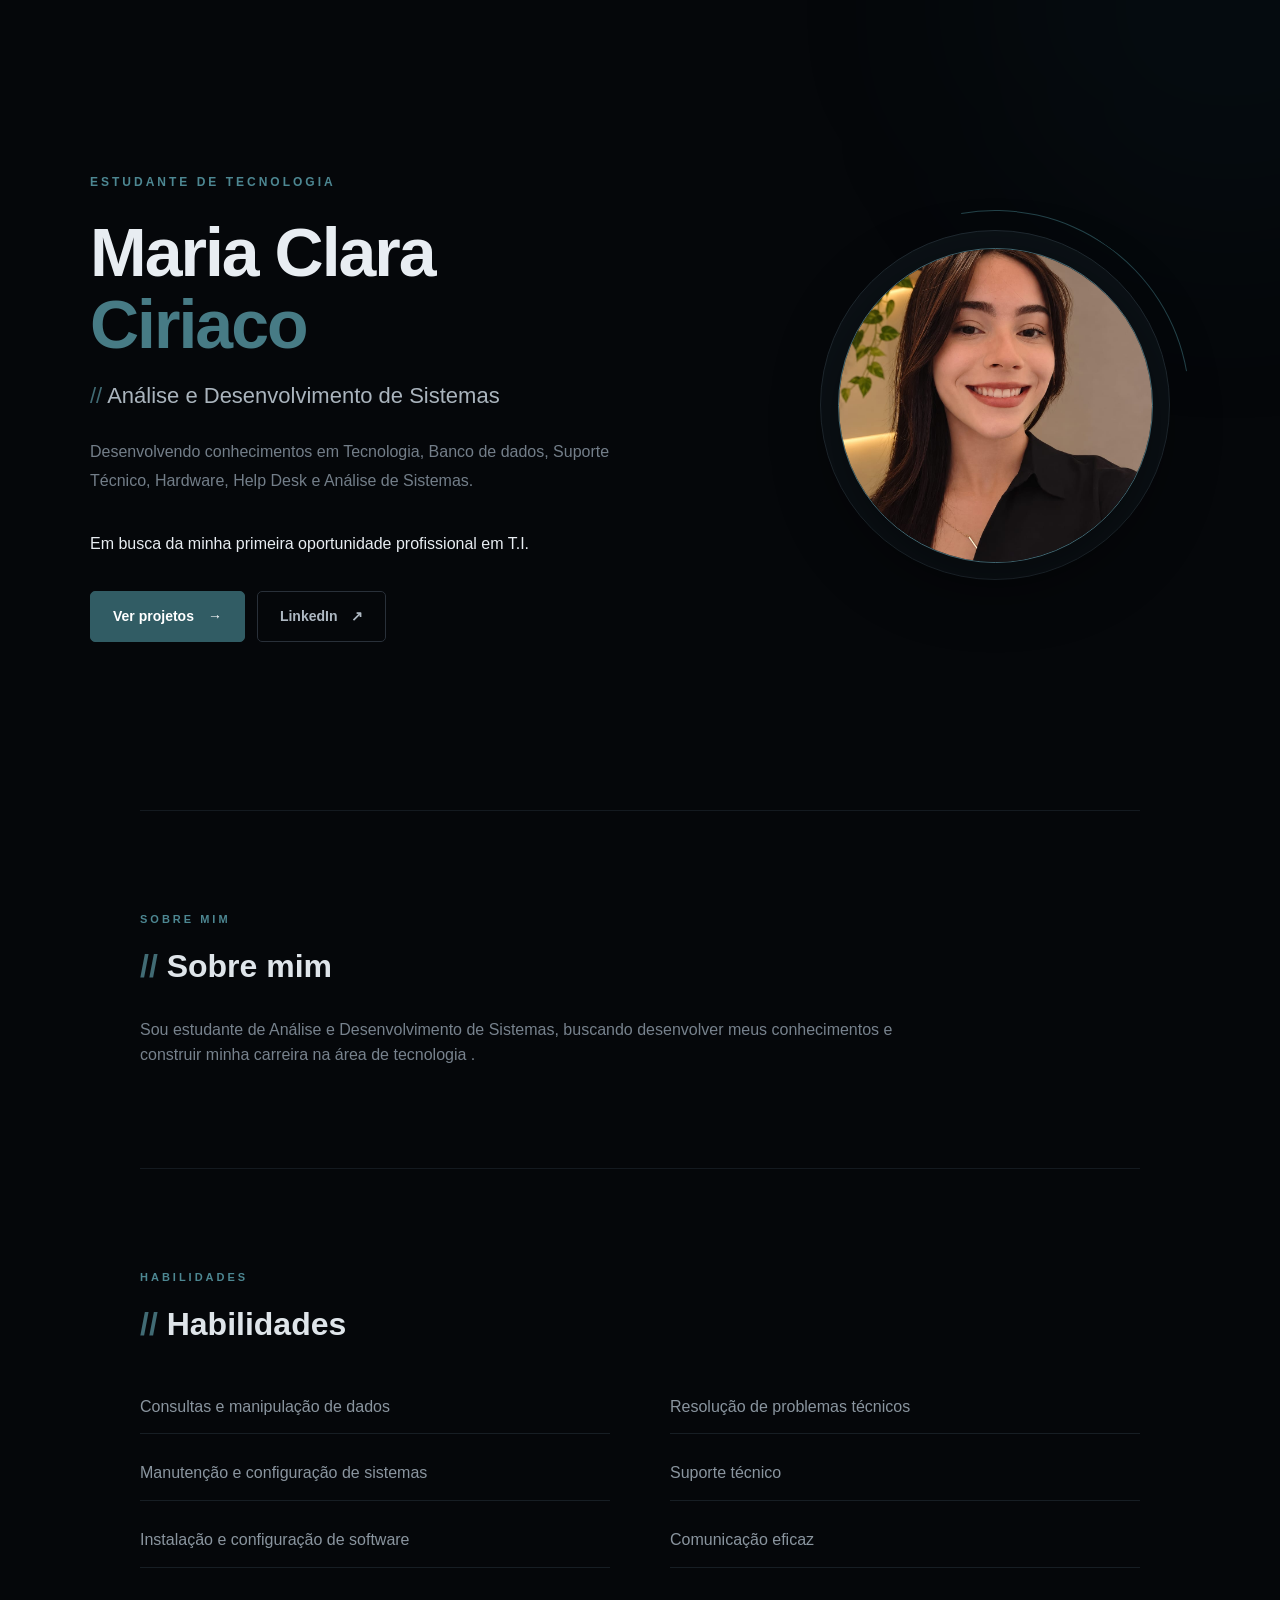
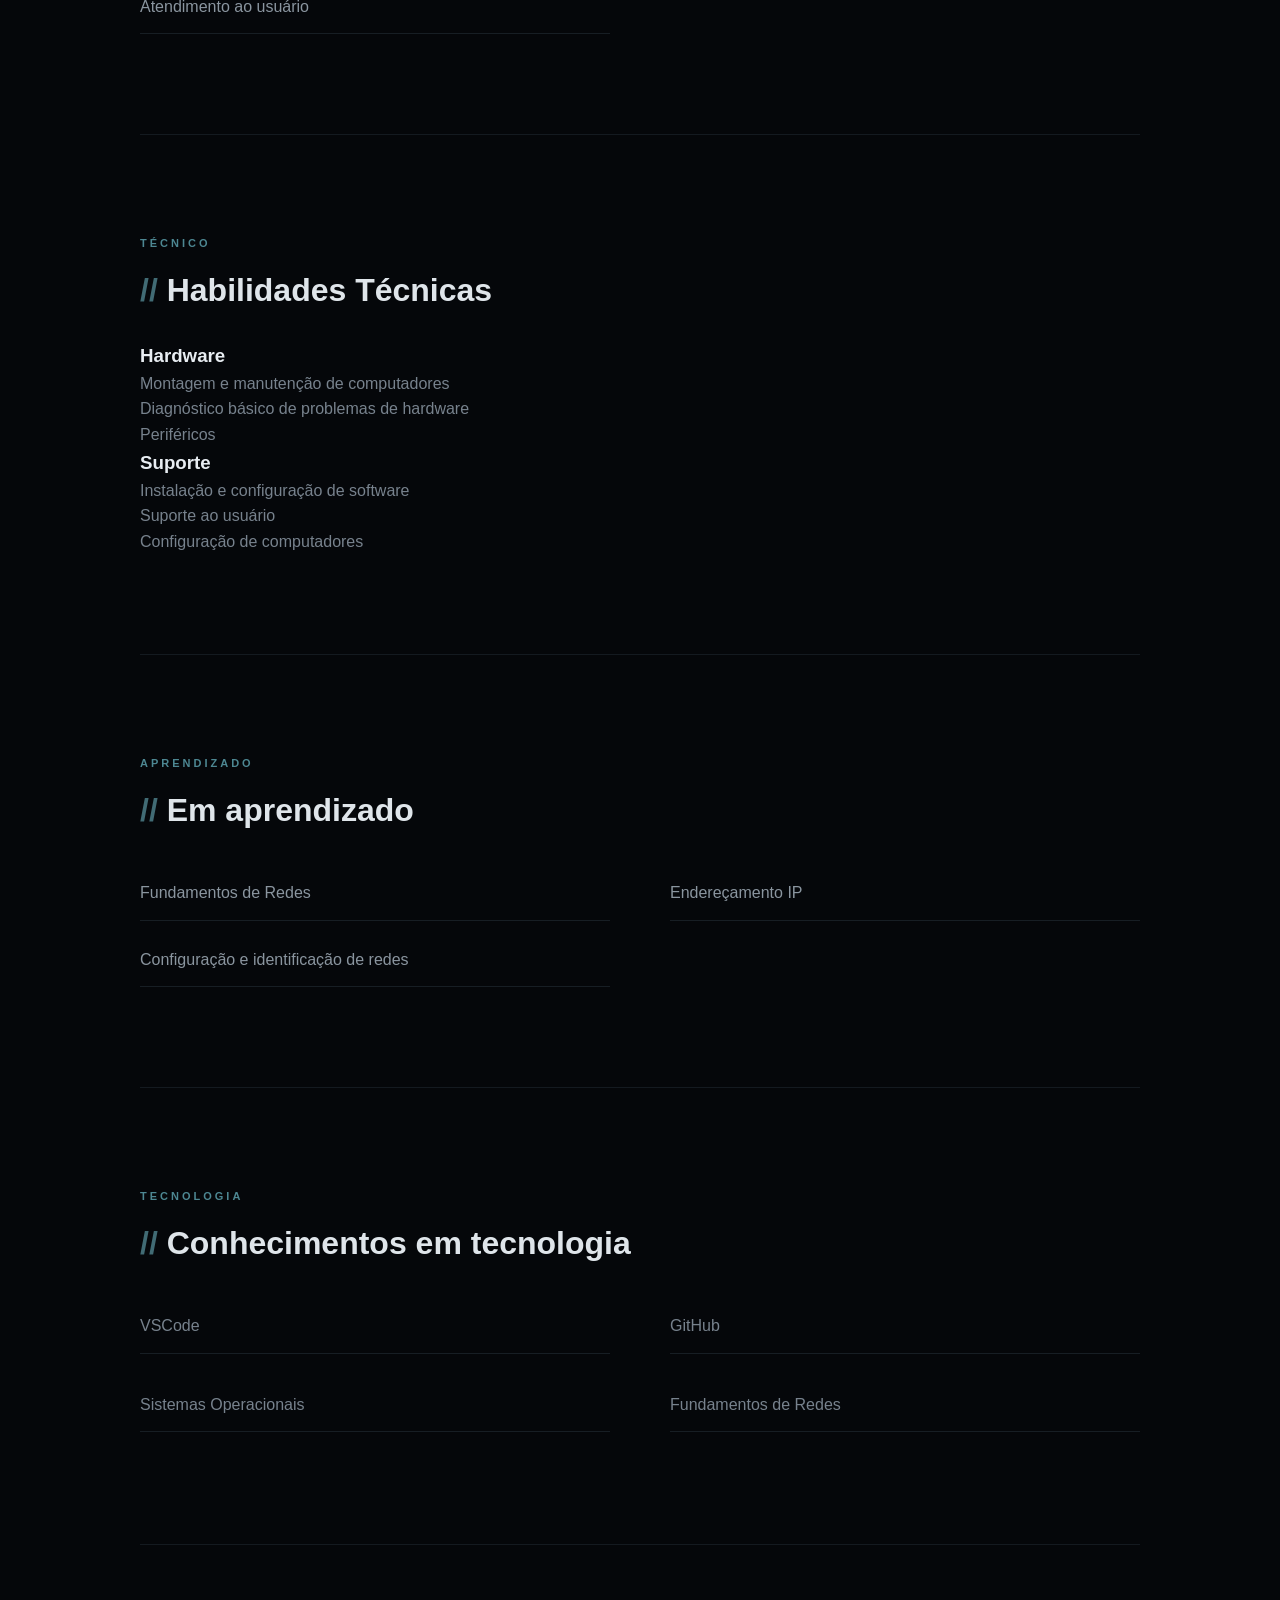
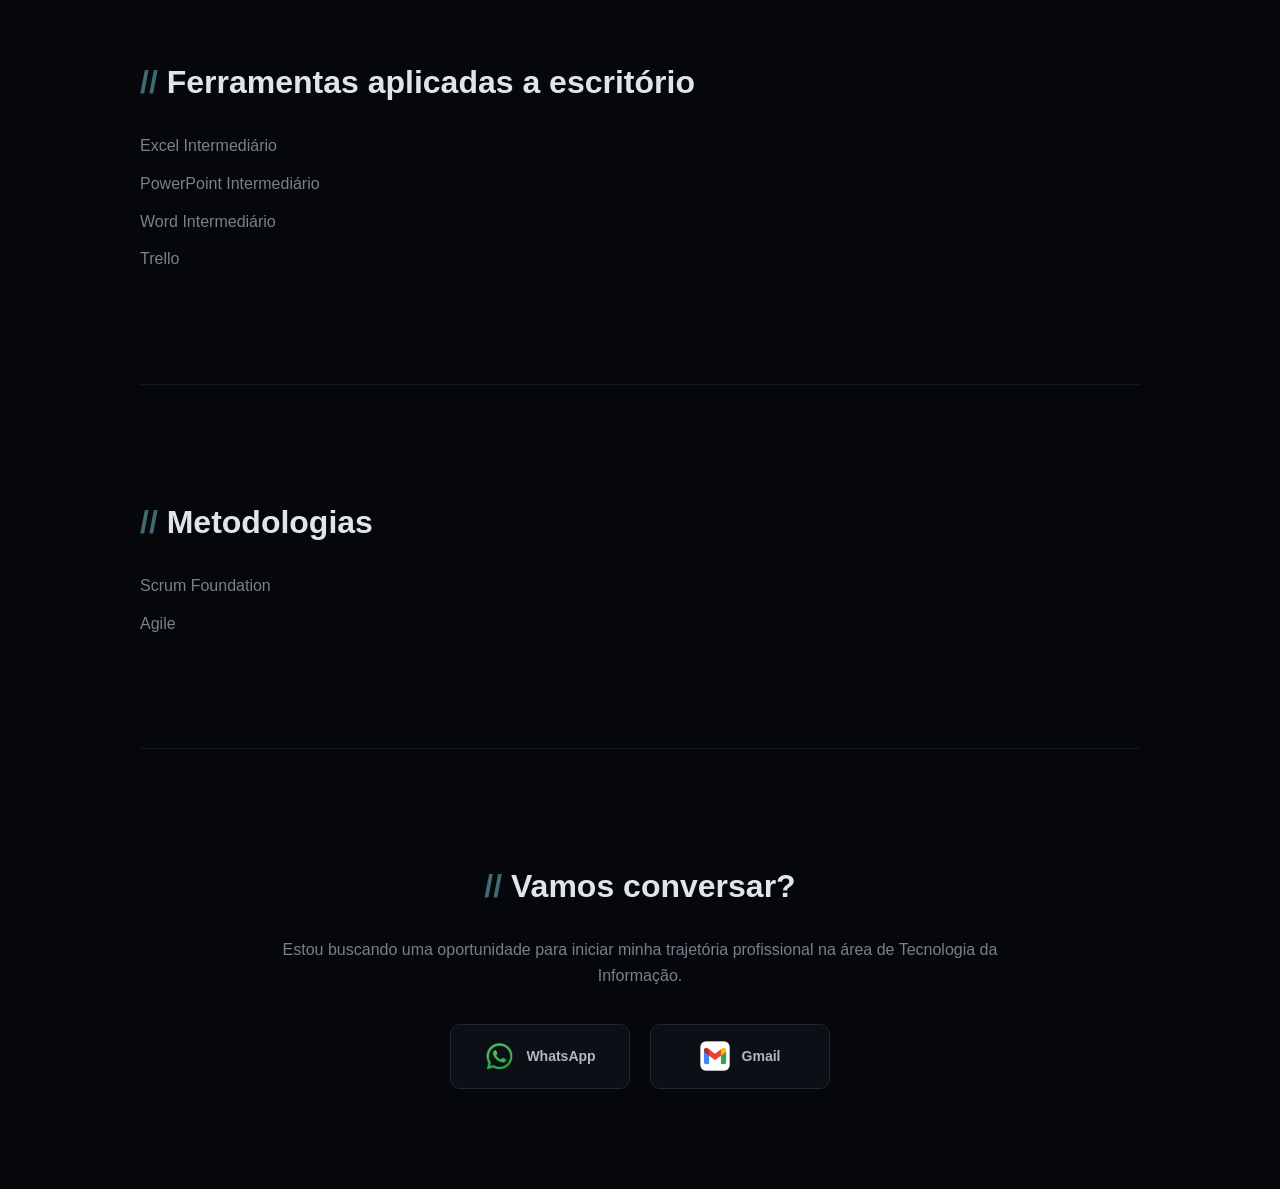
<file: indexsuporte.html>
<!DOCTYPE html>
<html lang="pt-BR">
<head>
  <meta charset="UTF-8">
  <meta name="viewport" content="width=device-width, initial-scale=1.0">
  <title>Portifólio Maria</title>
  <link rel="stylesheet" href="./style.css">
</head>
<body>

  <section class="hero">

    <div class="hero-text">

        <span class="hero-tag">ESTUDANTE DE TECNOLOGIA</span>

        <h1>
            Maria Clara
            <span>Ciriaco</span>
        </h1>

        <h2>
            Análise e Desenvolvimento de Sistemas
        </h2>

        <p>
            Desenvolvendo conhecimentos em Tecnologia, Banco de dados, Suporte Técnico, Hardware, Help Desk e Análise de Sistemas.
           </p> 
            Em busca da minha
            primeira oportunidade profissional em T.I.
        </p>

        <nav class="hero-buttons">

            <a href="projeto.html" class="btn-primary">
                Ver projetos
                <span>→</span>
            </a>

            <a href="https://www.linkedin.com/in/maria-clara-ciriaco-739519269/"
               target="_blank"
               class="btn-secondary">
                LinkedIn
                <span>↗</span>
            </a>

        </nav>

    </div>

    <div class="hero-photo">

    <div class="photo-background"></div>

    <div class="photo-frame">

        <img src="fotoport.jpeg" alt="Foto de Maria Clara">

    </div>

    <div class="tech-line"></div>

</div>

</section>


<section id="sobre" class="content-section">
    <span class="section-tag">
        SOBRE MIM
    </span>
   
    <h2>Sobre mim</h2>
    <p>Sou estudante de Análise e Desenvolvimento de Sistemas, buscando desenvolver meus conhecimentos e construir minha carreira na área de tecnologia .</p>

   </section>

<!-- ==============================
     HABILIDADES
=============================== -->

<section id="habilidades" class="content-section">

    <span class="section-tag">HABILIDADES</span>

    <h2>Habilidades</h2>

    <div class="simple-list">

        <p>Consultas e manipulação de dados</p>

        <p>Resolução de problemas técnicos</p>

        <p>Manutenção e configuração de sistemas</p>

        <p>Suporte técnico</p>

        <p>Instalação e configuração de software</p>

        <p>Comunicação eficaz</p>

        <p>Atendimento ao usuário</p>

    </div>

</section>


<!-- ==============================
     HABILIDADES TÉCNICAS
=============================== -->

<section id="habilidades-tecnicas" class="content-section">

    <span class="section-tag">TÉCNICO</span>

    <h2>Habilidades Técnicas</h2>

    <div class="technical-group">

        <h3>Hardware</h3>

        <p>Montagem e manutenção de computadores</p>

        <p>Diagnóstico básico de problemas de hardware</p>

        <p>Periféricos</p>

    </div>


    <div class="technical-group">

        <h3>Suporte</h3>

        <p>Instalação e configuração de software</p>

        <p>Suporte ao usuário</p>

        <p>Configuração de computadores</p>

    </div>

</section>


<!-- ==============================
     EM APRENDIZADO
=============================== -->

<section id="aprendizado" class="content-section">

    <span class="section-tag">APRENDIZADO</span>

    <h2>Em aprendizado</h2>

    <div class="simple-list">

        <p>Fundamentos de Redes</p>

        <p>Endereçamento IP</p>

        <p>Configuração e identificação de redes</p>

    </div>

</section>


<!-- ==============================
     CONHECIMENTOS EM TECNOLOGIA
=============================== -->

<section id="tecnologias" class="content-section">

    <span class="section-tag">TECNOLOGIA</span>

    <h2>Conhecimentos em tecnologia</h2>

    <div class="simple-list">

        <p>VSCode</p>

        <p>GitHub</p>

        <p>Sistemas Operacionais</p>

        <p>Fundamentos de Redes</p>

    </div>

</section>

<section id="ferramentas" class="content-section">

    <span class="section-tag">
    </span>

    <h2>Ferramentas aplicadas a escritório</h2>

    <p>Excel Intermediário</p>
    <p>PowerPoint Intermediário</p>
    <p>Word Intermediário</p>
    <p>Trello</p>

</section>

<section id="metodologias" class="content-section">

    <span class="section-tag">
    </span>

    <h2>Metodologias</h2>

    <p>Scrum Foundation</p>
    <p>Agile</p>

</section>

<section id="contato" class="content-section contact">

    <span class="section-tag">
       
    </span>

    <h2>
        Vamos conversar?
    </h2>

    <p>
        Estou buscando uma oportunidade para iniciar minha trajetória
        profissional na área de Tecnologia da Informação.
    </p>

    <div class="contact-links">

        <!-- WHATSAPP -->

        <a href="https://wa.me/qr/LGGRFO53ATORG1" target="_blank">

            <img src="whatsapp.png" alt="Ícone do WhatsApp">

            <span>WhatsApp</span>

        </a>


        <!-- GMAIL -->

        <a href="mailto:mariaclaraciriacoo@gmail.com">

            <img src="gmail.png" alt="Ícone do Gmail">

            <span>Gmail</span>

        </a>

    </div>

</section>
</body>
</html>
</file>
<file: style.css>
/* =========================================
   RESET
========================================= */

* {
    margin: 0;
    padding: 0;
    box-sizing: border-box;
}

html {
    scroll-behavior: smooth;
}

body {
    background: #05070a;
    color: #e8edf2;
    font-family: "Segoe UI", Arial, sans-serif;
    line-height: 1.6;
}


/* =========================================
   FUNDO
========================================= */

body::before {
    content: "";

    position: fixed;

    width: 500px;
    height: 500px;

    top: -250px;
    right: -200px;

    background: rgba(18, 72, 85, 0.08);

    border-radius: 50%;

    filter: blur(100px);

    pointer-events: none;

    z-index: -1;
}


/* =========================================
   HERO
========================================= */

.hero {
    width: 1100px;
    max-width: 90%;

    min-height: 90vh;

    margin: auto;

    display: flex;

    align-items: center;

    justify-content: space-between;

    gap: 100px;
}


/* =========================================
   TEXTO
========================================= */

.hero-text {
    max-width: 610px;
}


.hero-tag {
    color: #4d8792;

    font-size: 12px;

    font-weight: 600;

    letter-spacing: 3px;

    display: inline-block;

    margin-bottom: 25px;
}


.hero h1 {
    font-size: 68px;

    line-height: 1.05;

    letter-spacing: -2px;

    font-weight: 700;

    margin-bottom: 18px;
}


.hero h1 span {
    display: block;

    color: #477b85;
}


.hero h2 {
    color: #aab4bd;

    font-size: 22px;

    font-weight: 400;

    margin-bottom: 25px;
}


.hero p {
    color: #737e89;

    font-size: 16px;

    line-height: 1.8;

    max-width: 560px;

    margin-bottom: 35px;
}


/* =========================================
   BOTÕES
========================================= */

.hero-buttons {
    display: flex;

    gap: 12px;

    margin: 0;
}


.hero-buttons a {
    text-decoration: none;

    padding: 13px 22px;

    border-radius: 5px;

    font-size: 14px;

    font-weight: 600;

    display: flex;

    align-items: center;

    gap: 14px;

    transition: all 0.25s ease;
}


.btn-primary {
    background: #315c64;

    color: #ffffff;

    border: 1px solid #315c64;
}


.btn-primary:hover {
    background: #3b707a;

    transform: translateY(-2px);
}


.btn-primary span {
    transition: transform 0.25s ease;
}


.btn-primary:hover span {
    transform: translateX(4px);
}


.btn-secondary {
    background: transparent;

    color: #aeb8c2;

    border: 1px solid #293039;
}


.btn-secondary:hover {
    border-color: #486d75;

    color: #ffffff;

    background: #0a0e12;

    transform: translateY(-2px);
}


/* =========================================
   FOTO
========================================= */

.hero-photo {
    position: relative;

    width: 390px;
    height: 390px;

    flex-shrink: 0;

    display: flex;

    align-items: center;

    justify-content: center;
}


/* CÍRCULO ESCURO ATRÁS */

.photo-background {
    position: absolute;

    width: 350px;
    height: 350px;

    border-radius: 50%;

    background: #0b1116;

    border: 1px solid #202a31;
}


/* FOTO */

.photo-frame {
    position: relative;

    width: 315px;
    height: 315px;

    border-radius: 50%;

    overflow: hidden;

    border: 1px solid #426872;

    background: #0b0f13;

    box-shadow:
        0 20px 60px rgba(0, 0, 0, 0.5);
}


.photo-frame img {
    width: 100%;
    height: 100%;

    object-fit: cover;

    display: block;
}


/* LINHA DECORATIVA */

.tech-line {
    position: absolute;

    width: 390px;
    height: 390px;

    border-radius: 50%;

    border: 1px solid transparent;

    border-top-color: #315c64;

    transform: rotate(35deg);

    opacity: 0.7;
}


/* =========================================
   SEÇÕES
========================================= */

section:not(.hero) {
    width: 1000px;

    max-width: 85%;

    margin: auto;

    padding: 100px 0;

    border-top: 1px solid #141a20;
}


section h2 {
    color: #dfe5ea;

    font-size: 32px;

    font-weight: 600;

    margin-bottom: 25px;
}


section h2::before {
    content: "// ";

    color: #416b74;
}


section p {
    color: #77828d;

    max-width: 800px;

    font-size: 16px;
}


/* =========================================
   HABILIDADES
========================================= */

body > h2 {
    width: 1000px;

    max-width: 85%;

    margin: 80px auto 25px;

    color: #dfe5ea;

    font-size: 30px;

    font-weight: 600;
}


body > h2::before {
    content: "// ";

    color: #416b74;
}


body > h4 {
    width: 1000px;

    max-width: 85%;

    margin: 25px auto 3px;

    color: #b9c2ca;

    font-size: 17px;
}


body > h4 + p {
    width: 1000px;

    max-width: 85%;

    margin: auto;

    color: #66727d;

    font-size: 14px;
}


/* =========================================
   CONTATO
========================================= */

body > h3:last-of-type {
    width: 1000px;

    max-width: 85%;

    margin: 100px auto 30px;

    color: #dfe5ea;

    font-size: 30px;
}


body > h3:last-of-type::before {
    content: "// ";

    color: #416b74;
}


/* =========================================
   RESPONSIVO
========================================= */

@media (max-width: 900px) {

    .hero {
        flex-direction: column-reverse;

        justify-content: center;

        text-align: center;

        padding: 80px 0;

        gap: 60px;
    }


    .hero-text {
        max-width: 650px;
    }


    .hero h1 {
        font-size: 52px;
    }


    .hero h2 {
        font-size: 20px;
    }


    .hero p {
        margin-left: auto;
        margin-right: auto;
    }


    .hero-buttons {
        justify-content: center;
    }


    .hero-photo {
        width: 310px;
        height: 310px;
    }


    .photo-background {
        width: 280px;
        height: 280px;
    }


    .photo-frame {
        width: 250px;
        height: 250px;
    }


    .tech-line {
        width: 310px;
        height: 310px;
    }

}


@media (max-width: 500px) {

    .hero {
        max-width: 92%;
    }


    .hero h1 {
        font-size: 42px;
    }


    .hero-buttons {
        flex-direction: column;

        align-items: center;
    }


    .hero-buttons a {
        width: 190px;

        justify-content: center;
    }


    section:not(.hero),
    body > h2,
    body > h4,
    body > h4 + p,
    body > h3:last-of-type {
        max-width: 90%;
    }

}

/* =========================================
   MENU SUPERIOR
========================================= */

.header {
    width: 100%;
    padding: 25px 6%;
    border-bottom: 1px solid #141a20;
    background: rgba(5, 7, 10, 0.90);
}

.menu {
    max-width: 1100px;
    margin: auto;

    display: flex;
    justify-content: flex-end;
    align-items: center;

    gap: 30px;
}

.menu a {
    color: #7f8a94;

    text-decoration: none;

    font-size: 14px;
    font-weight: 500;

    transition: 0.25s ease;
}

.menu a:hover {
    color: #5d9aa5;
}


/* =========================================
   ORGANIZAÇÃO DAS SEÇÕES
========================================= */

.content-section {
    width: 1000px;
    max-width: 85%;

    margin: auto;

    padding: 100px 0;

    border-top: 1px solid #141a20;
}

.section-tag {
    display: block;

    color: #4d8792;

    font-size: 11px;

    font-weight: 600;

    letter-spacing: 3px;

    margin-bottom: 12px;
}


/* =========================================
   LISTA DE HABILIDADES
========================================= */

.skill-list {
    display: grid;

    grid-template-columns: repeat(2, 1fr);

    gap: 15px 50px;

    margin-top: 35px;
}

.skill-item {
    padding: 18px 0;

    border-bottom: 1px solid #171e24;
}

.skill-item h3 {
    color: #cbd3d9;

    font-size: 17px;

    font-weight: 600;

    margin-bottom: 5px;
}

.skill-item p {
    color: #68747e;

    font-size: 14px;
}


/* =========================================
   LISTAS SIMPLES
========================================= */

.simple-list {
    display: grid;

    grid-template-columns: repeat(2, 1fr);

    gap: 12px 60px;

    margin-top: 30px;
}

.simple-list p {
    padding: 14px 0;

    border-bottom: 1px solid #171e24;

    color: #8a959f;
}


/* =========================================
   PROJETOS
========================================= */

.project-list {
    margin-top: 40px;

    display: grid;

    grid-template-columns: repeat(2, 1fr);

    gap: 25px;
}

.project {
    position: relative;

    padding: 30px;

    background: #080d12;

    border: 1px solid #182129;

    border-radius: 8px;

    transition: 0.3s ease;
}

.project:hover {
    border-color: #315c64;

    transform: translateY(-4px);

    box-shadow: 0 15px 40px rgba(0, 0, 0, 0.25);
}

.project-number {
    display: block;

    color: #315c64;

    font-size: 12px;

    letter-spacing: 2px;

    margin-bottom: 20px;
}

.project h3 {
    color: #d6dde2;

    font-size: 20px;

    margin-bottom: 12px;
}

.project p {
    color: #6f7b85;

    font-size: 14px;

    margin-bottom: 20px;
}

.project-tags {
    display: flex;

    gap: 8px;

    flex-wrap: wrap;
}

.project-tags span {
    padding: 5px 10px;

    border: 1px solid #26343c;

    border-radius: 4px;

    color: #6f969e;

    font-size: 11px;
}


/* =========================================
   CONTATO
========================================= */

.contact {
    text-align: center;
}

.contact > p {
    margin: 0 auto 35px;
}

.contact-links {
    display: flex;

    justify-content: center;

    gap: 15px;

    flex-wrap: wrap;
}

.contact-links a {
    min-width: 150px;

    padding: 13px 20px;

    display: flex;

    align-items: center;

    justify-content: center;

    gap: 10px;

    border: 1px solid #202b33;

    border-radius: 5px;

    color: #9ca7b0;

    text-decoration: none;

    transition: 0.25s ease;
}

.contact-links a:hover {
    border-color: #426872;

    color: #ffffff;

    background: #0a0f14;

    transform: translateY(-3px);
}

.contact-links img {
    width: 22px;
    height: 22px;

    object-fit: contain;
}

.linkedin-icon {
    width: 22px;
    height: 22px;

    display: flex;

    align-items: center;
    justify-content: center;

    background: #315c64;

    color: white;

    border-radius: 3px;

    font-size: 13px;

    font-weight: bold;
}


/* =========================================
   RODAPÉ
========================================= */

footer {
    padding: 35px 20px;

    text-align: center;

    border-top: 1px solid #141a20;

    color: #4f5962;

    font-size: 13px;
}

footer p {
    margin: 4px auto;
}


/* =========================================
   MOBILE
========================================= */

@media (max-width: 700px) {

    .menu {
        justify-content: center;

        gap: 18px;

        flex-wrap: wrap;
    }

    .skill-list,
    .simple-list,
    .project-list {
        grid-template-columns: 1fr;
    }

    .content-section {
        padding: 70px 0;
    }

    .contact-links {
        flex-direction: column;

        align-items: center;
    }

    .contact-links a {
        width: 220px;
    }
}
/* =========================================
   ALINHAMENTO DAS SEÇÕES DE TECNOLOGIA
========================================= */

#tecnologias,
#ferramentas,
#metodologias {
    width: 1000px;
    max-width: 85%;
    margin: auto;
    padding: 100px 0;
    border-top: 1px solid #141a20;
}

#tecnologias h2,
#ferramentas h2,
#metodologias h2 {
    color: #dfe5ea;
    font-size: 32px;
    font-weight: 600;
    margin-bottom: 25px;
}

#tecnologias h2::before,
#ferramentas h2::before,
#metodologias h2::before {
    content: "// ";
    color: #416b74;
}

#tecnologias p,
#ferramentas p,
#metodologias p {
    color: #77828d;
    font-size: 16px;
    margin-bottom: 12px;
}

/* =========================================
   ÍCONES DE CONTATO
========================================= */

.contact-links {
    display: flex;
    justify-content: center;
    gap: 20px;
    flex-wrap: wrap;
    margin-top: 35px;
}

.contact-links a {
    width: 180px;
    min-height: 65px;

    display: flex;
    align-items: center;
    justify-content: center;
    gap: 12px;

    background: #0a1015;
    border: 1px solid #1d2a32;
    border-radius: 10px;

    color: #aeb8c2;
    text-decoration: none;

    transition: all 0.3s ease;
}

/* ÍCONES */

.contact-links img {
    width: 30px;
    height: 30px;

    object-fit: contain;

    transition: transform 0.3s ease;
}

/* TEXTO */

.contact-links a span:last-child {
    font-size: 14px;
    font-weight: 600;
}

/* EFEITO AO PASSAR O MOUSE */

.contact-links a:hover {
    transform: translateY(-5px);

    background: #0d171d;

    border-color: #426872;

    color: #ffffff;

    box-shadow: 0 10px 30px rgba(0, 0, 0, 0.35);
}

.contact-links a:hover img {
    transform: scale(1.12);
}


/* LINKEDIN */

.linkedin-icon {
    width: 30px;
    height: 30px;

    display: flex;
    align-items: center;
    justify-content: center;

    background: #315c64;
    color: #ffffff;

    border-radius: 5px;

    font-size: 15px;
    font-weight: bold;
}
/* =========================================
   PÁGINA DE PROJETOS
========================================= */

.projetos-page {
    width: 1000px;
    max-width: 85%;

    min-height: 100vh;

    margin: auto;

    display: flex;
    flex-direction: column;

    justify-content: center;
    align-items: flex-start;
}

.projetos-page h1 {
    font-size: 60px;
    line-height: 1.1;

    margin: 15px 0 25px;

    color: #e8edf2;
}

.projetos-page h1 span {
    display: block;

    color: #477b85;
}

.projetos-page > p {
    max-width: 650px;

    color: #737e89;

    font-size: 16px;

    line-height: 1.8;

    margin-bottom: 40px;
}


/* STATUS */

.projeto-status {
    width: 100%;

    max-width: 650px;

    padding: 35px;

    background: #080d12;

    border: 1px solid #182129;

    border-radius: 10px;

    margin-bottom: 35px;

    transition: 0.3s ease;
}

.projeto-status:hover {
    border-color: #315c64;

    transform: translateY(-3px);

    box-shadow: 0 15px 40px rgba(0, 0, 0, 0.3);
}


.status-icon {
    width: 50px;
    height: 50px;

    display: flex;

    align-items: center;
    justify-content: center;

    background: #0d171d;

    border: 1px solid #315c64;

    border-radius: 8px;

    color: #5d9aa5;

    font-size: 18px;

    font-weight: bold;

    margin-bottom: 20px;
}


.projeto-status h2 {
    color: #dfe5ea;

    font-size: 22px;

    margin-bottom: 8px;
}

.projeto-status h2::before {
    content: "";
}

.projeto-status p {
    color: #68747e;

    font-size: 14px;
}


/* BOTÃO */

.projetos-page .btn-primary {
    text-decoration: none;

    padding: 13px 22px;

    border-radius: 5px;

    background: #315c64;

    color: #ffffff;

    border: 1px solid #315c64;

    font-size: 14px;

    font-weight: 600;

    transition: 0.25s ease;
}

.projetos-page .btn-primary:hover {
    background: #3b707a;

    transform: translateY(-2px);
}


/* MOBILE */

@media (max-width: 700px) {

    .projetos-page {
        max-width: 90%;
    }

    .projetos-page h1 {
        font-size: 42px;
    }

    .projeto-status {
        padding: 25px;
    }

}
</file>
